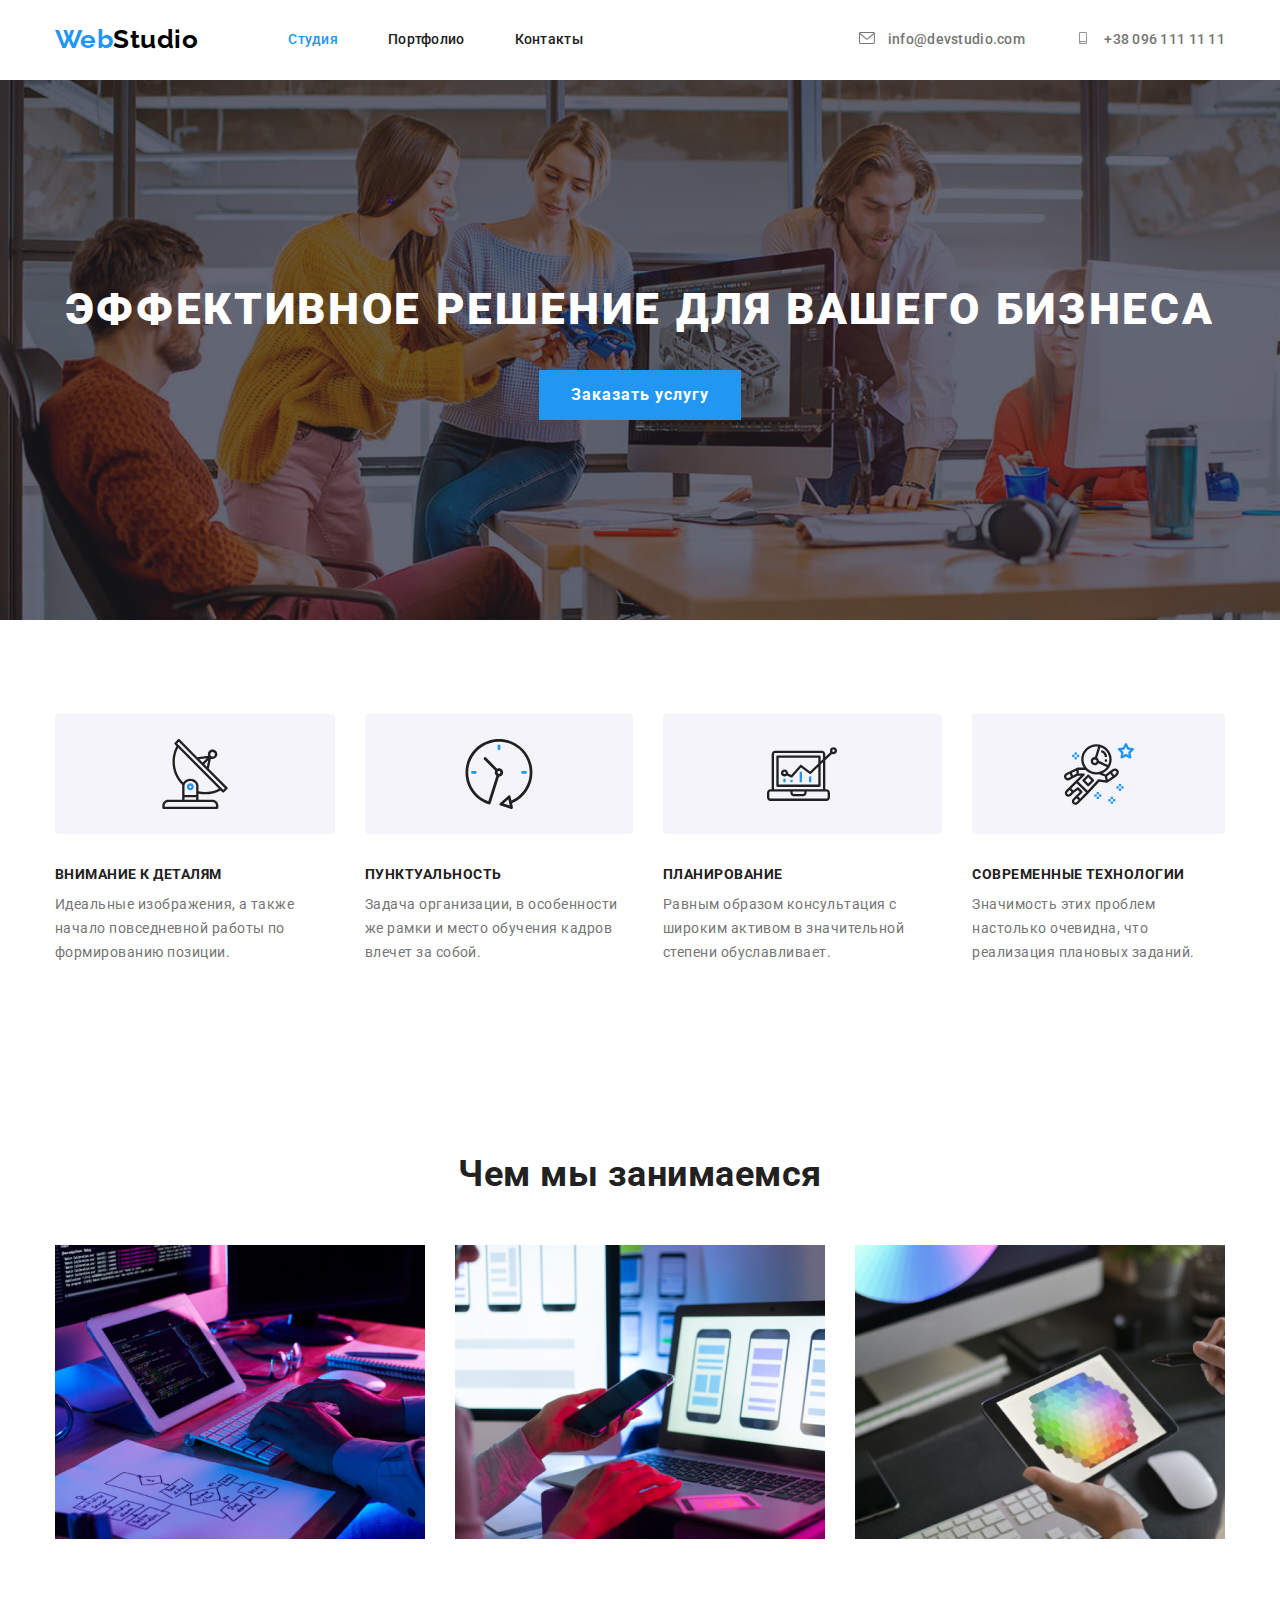
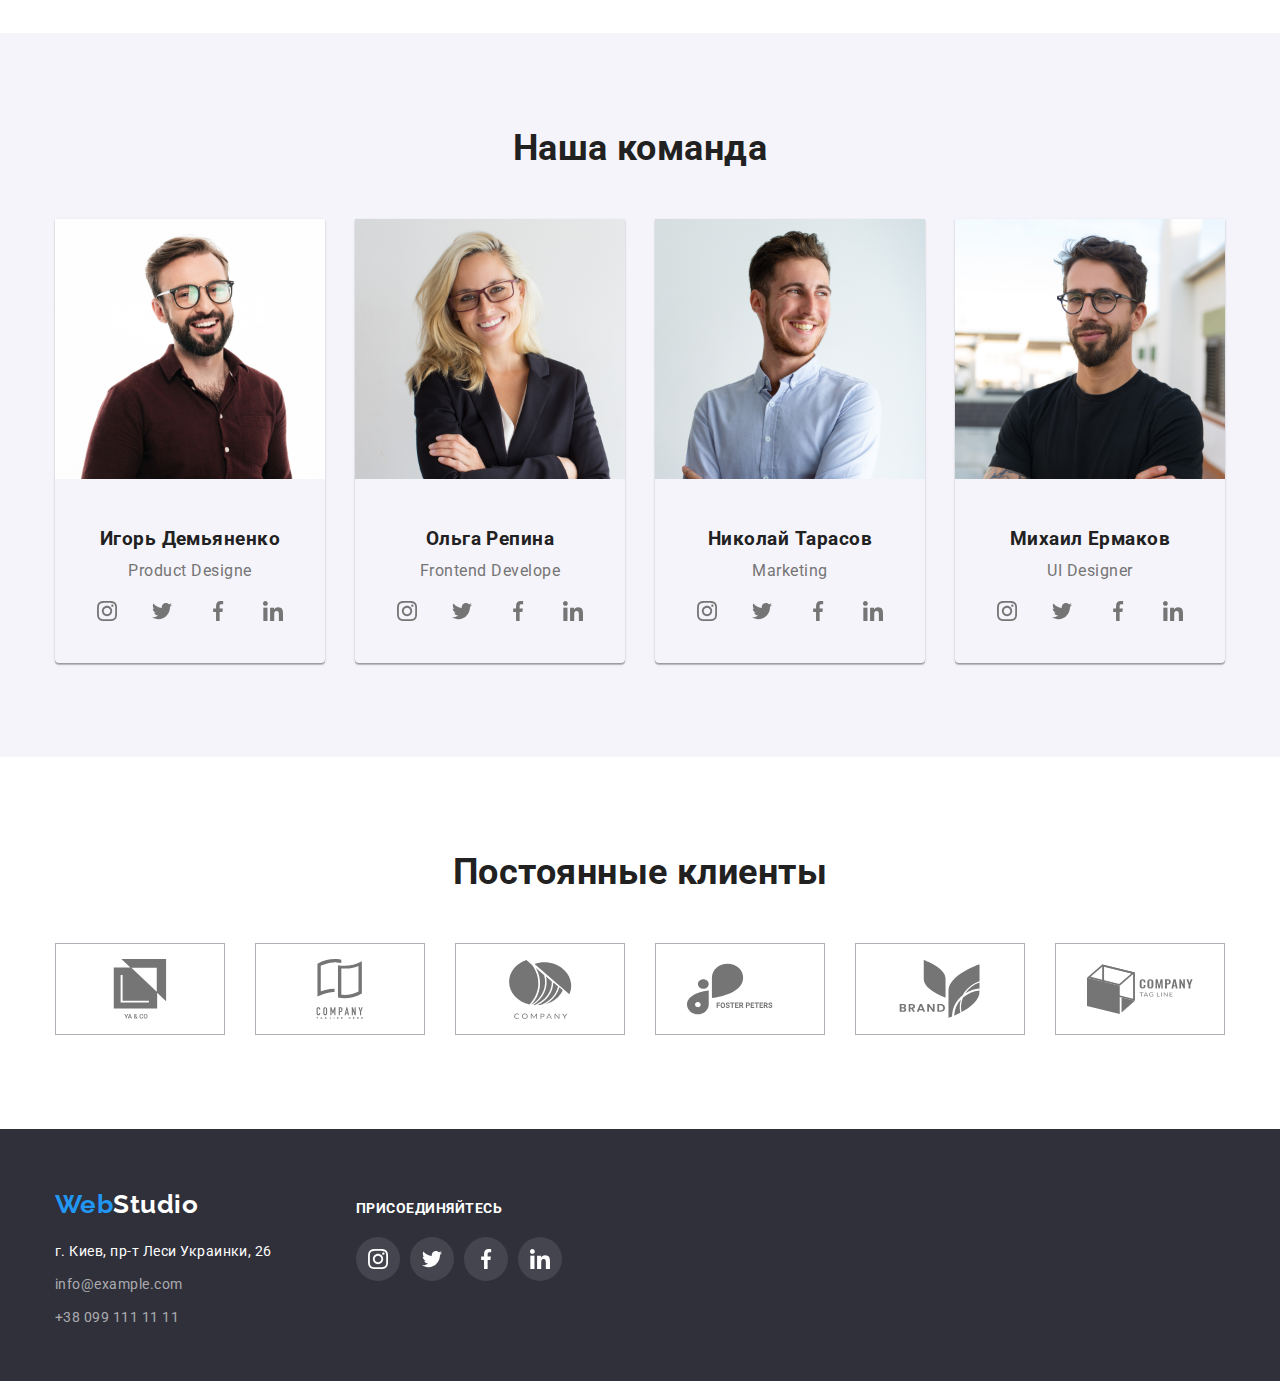
<file: index.html>
<!DOCTYPE html>
<html lang="en">

<head>
    <meta charset="UTF-8">
    <meta http-equiv="X-UA-Compatible" content="IE=edge">
    <meta name="viewport" content="width=device-width, initial-scale=1.0">
    <title>Студия</title>
    <!-- Нормализатор -->
    <link rel="stylesheet"
        href="https://cdnjs.cloudflare.com/ajax/libs/modern-normalize/1.0.0/modern-normalize.min.css">
    <!-- Шрифт  -->
    <link rel="preconnect" href="https://fonts.gstatic.com">
    <link
        href="https://fonts.googleapis.com/css2?family=Raleway:wght@700&family=Roboto:wght@400;500;700;900&display=swap"
        rel="stylesheet">
    <!-- Мои стили -->
    <link rel="stylesheet" href="./css/style.css">
</head>

<body>
    <!-- Заполняем header -->
    <header class="header">
        <div class="container header-container">
            <!-- Верхняя линия -->
            <!-- nav - навигация на другие страницы -->
            <nav class="nav-header">
                <a class="logo-link link" href="">Web<span style="color: #000000;">Studio</span>
                </a>

                <ul class="menu list">

                    <li class="nav-menu">
                        <a class="menu-link link current" href="">Студия</a>
                    </li>

                    <li class="nav-menu">
                        <a class="menu-link link color-link-nav" href="./portfolio.html">Портфолио</a>
                    </li>

                    <li class="nav-menu">
                        <a class="menu-link link color-link-nav" href="">Контакты</a>
                    </li>
                </ul>
            </nav>


            <ul class="contact list">

                <li class="contact-menu">
                    <a class="mail-link link" href="mailto:info@devstudio.com">
                        <svg class="social-list-icon">
                            <use href="./images/icons.svg#icon-email"></use>
                        </svg>
                        info@devstudio.com

                    </a>
                </li>

                <li class="contact-menu">
                    <a class="tel-link link" href="tel:+380961111111">
                        <svg class="social-list-icon">
                            <use href="./images/icons.svg#icon-smartphone"></use>
                        </svg>
                        +38 096 111 11 11
                    </a>
                </li>
            </ul>
        </div>

    </header>

    <!-- Заполняем main-->
    <main>

        <!-- Шапка -->
        <!-- section hero-section -->
        <section class=" hero ">
            <div class="container">
                <h1 class="hero-name">
                    Эффективное решение для вашего бизнеса
                </h1>

                <button class="modal-btn" type="button">
                    Заказать услугу
                </button>
            </div>


        </section>

        <!-- Особенности -->
        <section class="section">
            <div class="container">


                <ul class="list-section-work list">
                    <li class="list-features">

                        <div class="section-icon-features">
                            <svg class="icon-parametr">
                                <use href="./images/icons.svg#icon-antenna"></use>
                            </svg>
                        </div>

                        <h3 class="heading-stction-features heading">
                            Внимание к деталям
                        </h3>
                        <p class="style-under-heading under-heading">
                            Идеальные изображения, а также начало повседневной работы по формированию позиции.
                        </p>
                    </li>

                    <li class="list-features">
                        <div class="section-icon-features">
                            <svg class="icon-parametr">
                                <use href="./images/icons.svg#icon-clock"></use>
                            </svg>
                        </div>

                        <h3 class="heading-stction-features heading">
                            Пунктуальность
                        </h3>
                        <p class="style-under-heading under-heading">
                            Задача организации, в особенности же рамки и место обучения кадров влечет за собой.
                        </p>
                    </li>

                    <li class="list-features">

                        <div class="section-icon-features">
                            <svg class="icon-parametr">
                                <use href="./images/icons.svg#icon-diagram"></use>
                            </svg>
                        </div>

                        <h3 class="heading-stction-features heading">
                            Планирование
                        </h3>
                        <p class="style-under-heading under-heading">
                            Равным образом консультация с широким активом в значительной степени обуславливает.
                        </p>
                    </li>

                    <li class="list-features">

                        <div class="section-icon-features">
                            <svg class="icon-parametr">
                                <use href="./images/icons.svg#icon-astronaut"></use>
                            </svg>
                        </div>
                        <h3 class="heading-stction-features heading">
                            Современные технологии
                        </h3>
                        <p class="style-under-heading under-heading">
                            Значимость этих проблем настолько очевидна, что реализация плановых заданий.
                        </p>
                    </li>
                </ul>
            </div>

        </section>

        <!-- Чем мы занимаемся -->
        <section class="section">
            <div class="container">
                <h2 class="style-main-heading heading">Чем мы занимаемся</h2>
                <ul class="list-img list">
                    <li class="list-container-img">
                        <img src="./images/index/comp.jpg" alt="comp" width="370" height="294">
                    </li>

                    <li class="list-container-img">
                        <img src="./images/index/phone.jpg" alt="phone" width="370" height="294">
                    </li>

                    <li class="list-container-img">
                        <img src="./images/index/apple.jpg" alt="apple" width="370" height="294">
                    </li>
                </ul>
            </div>

        </section>

        <!-- Наша команда -->
        <section class="section section-our-team">

            <div class="container">
                <h2 class="style-main-heading heading">Наша команда</h2>
                <ul class="card-set list">

                    <li class="our-team">
                        <img src="./images/index/igor.jpg" alt="igor" width="270" height="260">

                        <div class="team-card">
                            <h3 class="heading heading-name">Игорь Демьяненко</h3>
                            <p class="sect-text style-section-team under-heading">Product Designe</p>
                        </div>

                        <!--  -->
                        <ul class="list-icon-soc-network icon-soc list">

                            <li class="list-icon-item">
                                <a class="link-icon-soc-work " href="">
                                    <svg class="icon-social-network">
                                        <use href="./images/icons.svg#icon-instagram"></use>
                                    </svg>
                                </a>

                            </li>

                            <li class="list-icon-item">
                                <a class="link-icon-soc-work" href="">
                                    <svg class="icon-social-network">
                                        <use href="./images/icons.svg#icon-twitter"></use>
                                    </svg>
                                </a>

                            </li>

                            <li class="list-icon-item">
                                <a class="link-icon-soc-work" href="">
                                    <svg class="icon-social-network">
                                        <use href="./images/icons.svg#icon-facebook"></use>
                                    </svg>
                                </a>

                            </li>

                            <li class="list-icon-item">
                                <a class="link-icon-soc-work" href="">
                                    <svg class="icon-social-network">
                                        <use href="./images/icons.svg#icon-linkedin"></use>
                                    </svg>
                                </a>

                            </li>

                        </ul>

                    </li>

                    <li class="our-team">
                        <img src="./images/index/olga.jpg" alt="olga" width="270" height="260">
                        <div class="team-card">
                            <h3 class="heading-name heading">Ольга Репина</h3>
                            <p class="sect-text style-section-team under-heading">Frontend Develope</p>
                        </div>

                        <ul class="list-icon-soc-network icon-soc list">

                            <li class="list-icon-item">
                                <a class="link-icon-soc-work" href="">
                                    <svg class="icon-social-network">
                                        <use href="./images/icons.svg#icon-instagram"></use>
                                    </svg>
                                </a>

                            </li>

                            <li class="list-icon-item">
                                <a class="link-icon-soc-work" href="">
                                    <svg class="icon-social-network">
                                        <use href="./images/icons.svg#icon-twitter"></use>
                                    </svg>
                                </a>

                            </li>

                            <li class="list-icon-item">
                                <a class="link-icon-soc-work" href="">
                                    <svg class="icon-social-network">
                                        <use href="./images/icons.svg#icon-facebook"></use>
                                    </svg>
                                </a>

                            </li>

                            <li class="list-icon-item">
                                <a class="link-icon-soc-work" href="">
                                    <svg class="icon-social-network">
                                        <use href="./images/icons.svg#icon-linkedin"></use>
                                    </svg>
                                </a>

                            </li>

                        </ul>
                    </li>

                    <li class="our-team">
                        <img src="./images/index/nikolay.jpg" alt="nokolay" width="270" height="260">
                        <div class="team-card">
                            <h3 class="heading-name heading">Николай Тарасов</h3>
                            <p class="sect-text style-section-team under-heading">Marketing</p>
                        </div>

                        <ul class="list-icon-soc-network icon-soc list">

                            <li class="list-icon-item">
                                <a class="link-icon-soc-work" href="">
                                    <svg class="icon-social-network">
                                        <use href="./images/icons.svg#icon-instagram"></use>
                                    </svg>
                                </a>

                            </li>

                            <li class="list-icon-item">
                                <a class="link-icon-soc-work" href="">
                                    <svg class="icon-social-network">
                                        <use href="./images/icons.svg#icon-twitter"></use>
                                    </svg>
                                </a>

                            </li>

                            <li class="list-icon-item">
                                <a class="link-icon-soc-work" href="">
                                    <svg class="icon-social-network">
                                        <use href="./images/icons.svg#icon-facebook"></use>
                                    </svg>
                                </a>

                            </li>

                            <li class="list-icon-item">
                                <a class="link-icon-soc-work" href="">
                                    <svg class="icon-social-network">
                                        <use href="./images/icons.svg#icon-linkedin"></use>
                                    </svg>
                                </a>

                            </li>

                        </ul>
                    </li>

                    <li class="our-team">
                        <img src="./images/index/mihail.jpg" alt="mihail" width="270" height="260">
                        <div class="team-card">
                            <h3 class="heading-name heading">Михаил Ермаков</h3>
                            <p class="sect-text style-section-team under-heading">UI Designer</p>
                        </div>

                        <ul class="list-icon-soc-network icon-soc list">

                            <li class="list-icon-item">
                                <a class="link-icon-soc-work" href="">
                                    <svg class="icon-social-network">
                                        <use href="./images/icons.svg#icon-instagram"></use>
                                    </svg>
                                </a>

                            </li>

                            <li class="list-icon-item">
                                <a class="link-icon-soc-work" href="">
                                    <svg class="icon-social-network">
                                        <use href="./images/icons.svg#icon-twitter"></use>
                                    </svg>
                                </a>

                            </li>

                            <li class="list-icon-item">
                                <a class="link-icon-soc-work" href="">
                                    <svg class="icon-social-network">
                                        <use href="./images/icons.svg#icon-facebook"></use>
                                    </svg>
                                </a>

                            </li>

                            <li class="list-icon-item">
                                <a class="link-icon-soc-work" href="">
                                    <svg class="icon-social-network">
                                        <use href="./images/icons.svg#icon-linkedin"></use>
                                    </svg>
                                </a>

                            </li>

                        </ul>

                    </li>


                </ul>
            </div>

        </section>

        <!-- Постоянные клиенты -->
        <section class="section">
            <div class="container">

                <!--   cection-regular-customers-->
                <h2 class="heading style-main-heading">Постоянные клиенты</h2>

                <ul class="list-labe-company list">
                    <li class="company-label">
                        <a class="labe-company" href="">
                            <svg class="icon-client">
                                <use href="./images/icons.svg#icon-group"></use>
                            </svg>
                        </a>
                    </li>

                    <li class="company-label">
                        <a class="labe-company" href="">
                            <svg class="icon-client">
                                <use href="./images/icons.svg#icon-twoo"></use>
                            </svg>
                        </a>
                    </li>

                    <li class="company-label">
                        <a class="labe-company" href="">
                            <svg class="icon-client">
                                <use href="./images/icons.svg#icon-thee"></use>
                            </svg>
                        </a>
                    </li>

                    <li class="company-label">
                        <a class="labe-company" href="">
                            <svg class="icon-client">
                                <use href="./images/icons.svg#icon-foster"></use>
                            </svg>
                        </a>
                    </li>

                    <li class="company-label">
                        <a class="labe-company" href="">
                            <svg class="icon-client">
                                <use href="./images/icons.svg#icon-brand"></use>
                            </svg>
                        </a>
                    </li>

                    <li class="company-label">
                        <a class="labe-company" href="">
                            <svg class="icon-client">
                                <use href="./images/icons.svg#icon-tagline"></use>
                            </svg>
                        </a>
                    </li>
                </ul>
            </div>
        </section>
    </main>

    <!-- footer -->
    <footer class="site-footer">
        <div class="container div-footer">

            <div>
                <a class="footer-logo link" href="./index.html" lang="en">Web<span class="logo-color">Studio</span>
                </a>

                <address class="footer-adres">

                    <ul class="footer-contact list">

                        <li class="footer-contact-item">
                            <a class="footer-link link" href="https://goo.gl/maps/GLm2jWPZ9G5UtM699" target="_blank"
                                rel="noreferrer noot">
                                г. Киев, пр-т Леси Украинки, 26
                            </a>
                        </li>

                        <li class="footer-contact-item">
                            <a class="footer-info link" href="mailto:info@example.com">
                                info@example.com
                            </a>
                        </li>

                        <li class="footer-contact-item">
                            <a class="footer-info link" href="tel:+380991111111">
                                +38 099 111 11 11
                            </a>
                        </li>
                    </ul>
                </address>
            </div>

            <div class="div">
                <h3 class="footer-h">ПРИСОЕДИНЯЙТЕСЬ</h3>
                <ul class="list-icon-soc-network soc-network list ">
                    <li class="lict-icon-item">
                        <a class="link-icon-footer" href="">
                            <svg class="icon-social-network icon-footer-network">
                                <use href="./images/icons.svg#icon-instagram"></use>
                            </svg>
                        </a>
                    </li>

                    <li class="lict-icon-item">
                        <a class="link-icon-footer" href="">
                            <svg class="icon-social-network icon-footer-network">
                                <use href="./images/icons.svg#icon-twitter"></use>
                            </svg>
                        </a>
                    </li>

                    <li class="lict-icon-item">
                        <a class="link-icon-footer" href="">
                            <svg class="icon-social-network icon-footer-network">
                                <use href="./images/icons.svg#icon-facebook"></use>
                            </svg>
                        </a>
                    </li>

                    <li class="lict-icon-item">
                        <a class="link-icon-footer" href="">
                            <svg class="icon-social-network icon-footer-network">
                                <use href="./images/icons.svg#icon-linkedin"></use>
                            </svg>
                        </a>
                    </li>
                </ul>
            </div>

        </div>


    </footer>

</body>

</html>
</file>
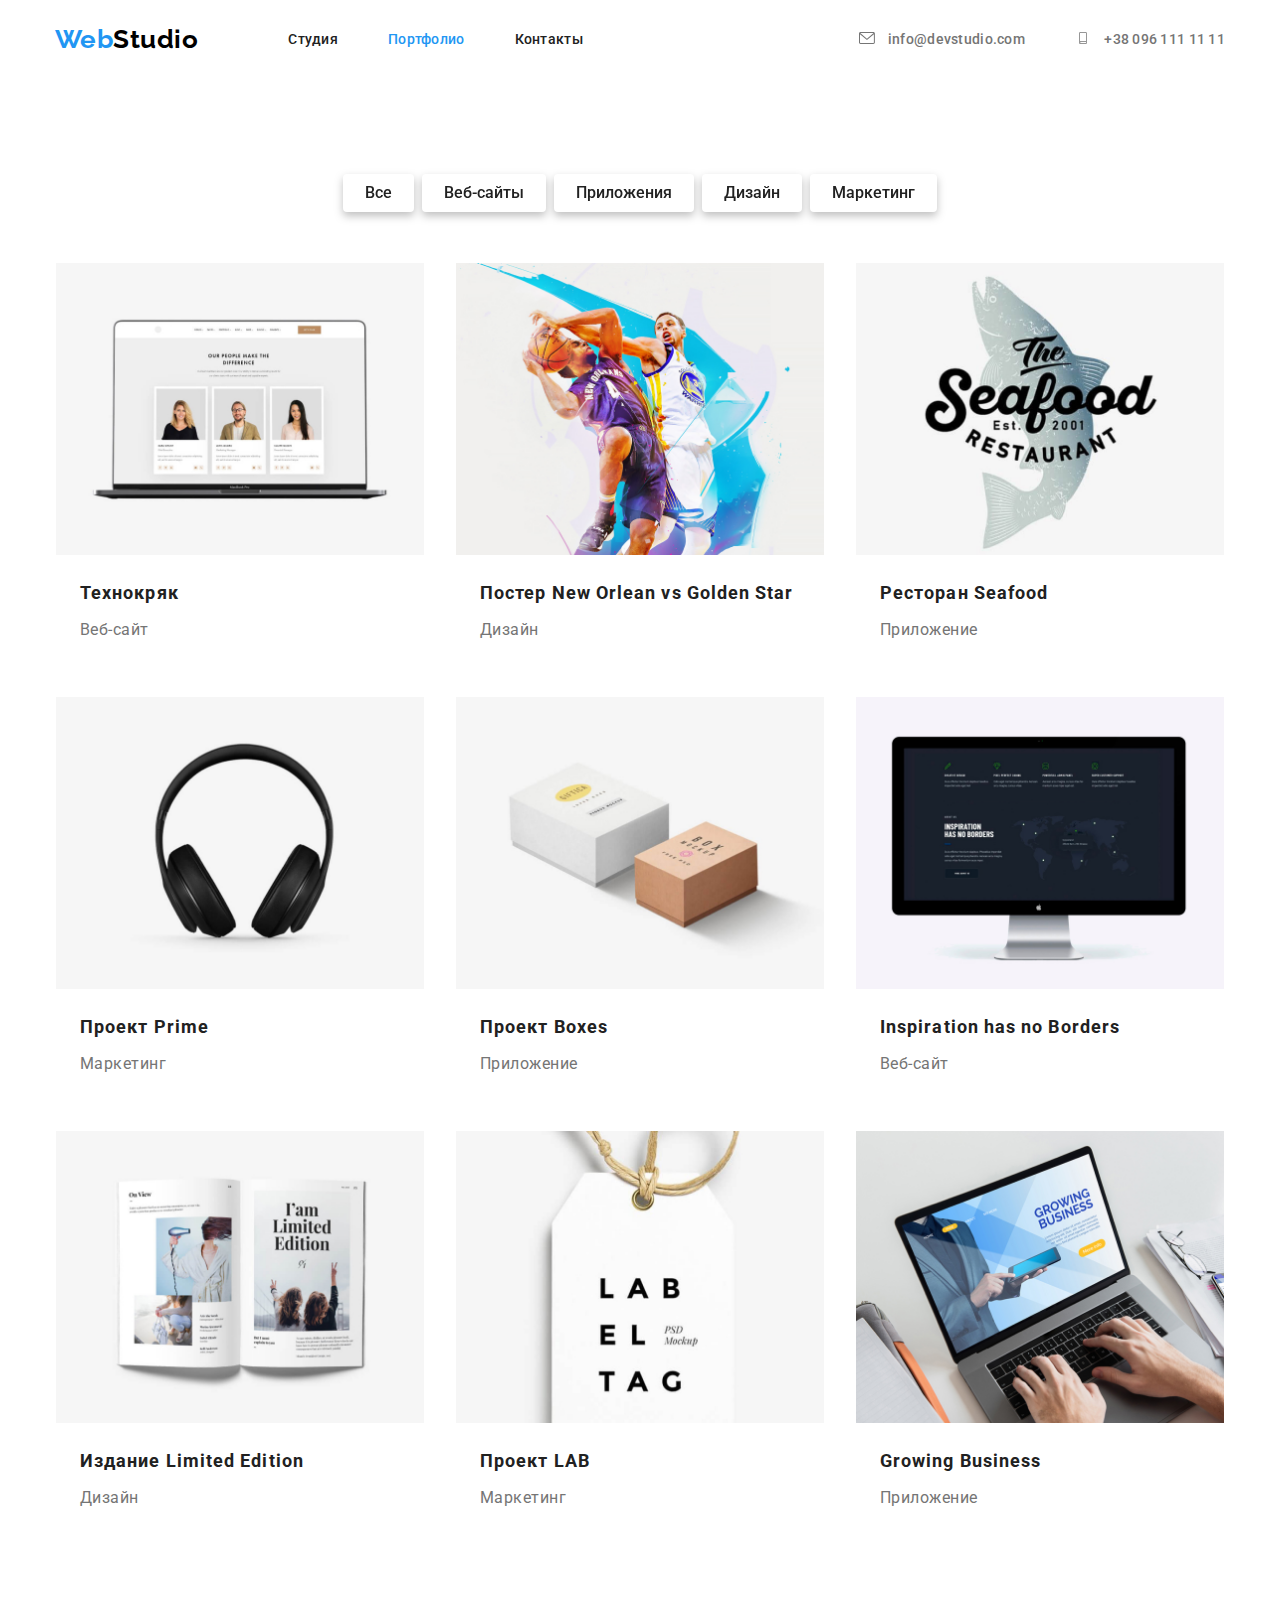
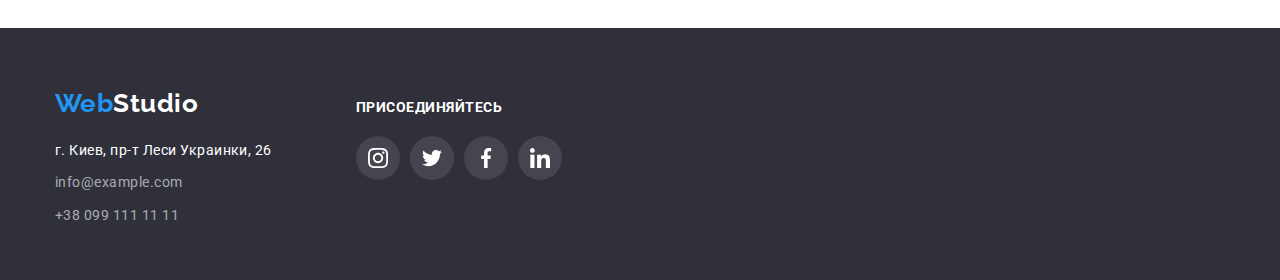
<file: portfolio.html>
<!DOCTYPE html>
<html lang="en">

<head>
    <meta charset="UTF-8">
    <meta http-equiv="X-UA-Compatible" content="IE=edge">
    <meta name="viewport" content="width=device-width, initial-scale=1.0">
    <title>Portfolio</title>
    <!-- Нормализатор -->
    <link rel="stylesheet"
        href="https://cdnjs.cloudflare.com/ajax/libs/modern-normalize/1.0.0/modern-normalize.min.css">
    <!-- Шрифт  -->
    <link rel="preconnect" href="https://fonts.gstatic.com">
    <link
        href="https://fonts.googleapis.com/css2?family=Raleway:wght@700&family=Roboto:wght@400;500;700;900&display=swap"
        rel="stylesheet">
    <!-- Мои стили -->
    <link rel="stylesheet" href="./css/style.css">
</head>

<body>
<!-- Заполняем header -->
<header class="header">
    <div class="container header-container">
        <!-- Верхняя линия -->
        <!-- nav - навигация на другие страницы -->
        <nav class="nav-header">
            <a class="logo-link link" href="">Web<span style="color: #000000;">Studio</span>
            </a>

            <ul class="menu list">

                <li class="nav-menu">
                    <a class="menu-link link  color-link-nav current" href="./index.html">Студия</a>
                </li>

                <li class="nav-menu">
                    <a class="menu-link link current" href="">Портфолио</a>
                </li>

                <li class="nav-menu">
                    <a class="menu-link link color-link-nav" href="">Контакты</a>
                </li>
            </ul>
        </nav>


        <ul class="contact list">
        
            <li class="contact-menu">
                <a class="mail-link link" href="mailto:info@devstudio.com">
                    <svg class="social-list-icon">
                        <use href="./images/icons.svg#icon-email"></use>
                    </svg>
                    info@devstudio.com
        
                </a>
            </li>
        
            <li class="contact-menu">
                <a class="tel-link link" href="tel:+380961111111">
                    <svg class="social-list-icon">
                        <use href="./images/icons.svg#icon-smartphone"></use>
                    </svg>
                    +38 096 111 11 11
                </a>
            </li>
        </ul>
    </div>

</header>

    <!-- MAIN -->
    <main>
        <!-- SECTION BUTON -->
        <section class="section">
        <div class="container">
    <ul class="list list-btn">
    <li class="item-btn">
        <button class="filter-btn" type="button">Все</button>
    </li>

    <li class="item-btn">
        <button class="filter-btn" type="button">Веб-сайты</button>
    </li>

    <li class="item-btn">
        <button class="filter-btn" type="button">Приложения</button>
    </li>

    <li class="item-btn">
        <button class="filter-btn" type="button">Дизайн</button>
    </li>

    <li class="item-btn">
        <button class="filter-btn" type="button">Маркетинг</button>
    </li>
    </ul>

<!-- LIST IMAGES -->
    <ul class="list img-card">
    <li class="item-card">

        <img src="./images/portfolio/webSite.jpg" alt="webSite" width="370" height="
                        294px">

        <div class="card-content">
            <h3 class="heading-list-portfolio">
                Технокряк
            </h3>
            <p class="under-heading-portfilio">Веб-сайт</p>
        </div>
    </li>

    <li class="item-card">
        <img src="./images/portfolio/basketball.jpg" alt="basketball" width="370" height="294px">

        <div class="card-content">
            <h3 class="heading-list-portfolio">
                Постер New Orlean vs Golden Star
            </h3>
            <p class="under-heading-portfilio">Дизайн</p>
        </div>
    </li>

    <li class="item-card">
        <img src="./images/portfolio/labell.jpg" alt="label" width="370" height="294px">

        <div class="card-content">
            <h3 class="heading-list-portfolio">
                Ресторан Seafood
            </h3>
            <p class="under-heading-portfilio">Приложение</p>
        </div>

    </li>

    <li class="item-card">
        <img src="./images/portfolio/headphones.jpg" alt="headphones" width="370" height="294px">

        <div class="card-content">
            <h3 class="heading-list-portfolio">
                Проект Prime
            </h3>
            <p class="under-heading-portfilio">Маркетинг</p>
        </div>

    </li>

    <li class="item-card">
        <img src="./images/portfolio/boxes.jpg" alt="boxes" width="370" height="294px">

        <div class="card-content">
            <h3 class="heading-list-portfolio">
                Проект Boxes
            </h3>
            <p class="under-heading-portfilio">Приложение</p>
        </div>

    </li>

    <li class="item-card">
        <img src="./images/portfolio/monitor.jpg" alt="monitor" width="370" height="294px">

        <div class="card-content">
            <h3 class="heading-list-portfolio">
                Inspiration has no Borders
            </h3>
            <p class="under-heading-portfilio">Веб-сайт</p>
        </div>

    </li>

    <li class="item-card">
        <img src="./images/portfolio/magazine.jpg" alt="magazine" width="370" height="294px">

        <div class="card-content">
            <h3 class="heading-list-portfolio">
                Издание Limited Edition
            </h3>
            <p class="under-heading-portfilio">Дизайн</p>
        </div>

    </li>

    <li class="item-card">
        <img src="./images/portfolio/label.jpg" alt="marketing_lab" width="370" height="294px">

        <div class="card-content">
            <h3 class="heading-list-portfolio">
                Проект LAB
            </h3>
            <p class="under-heading-portfilio">Маркетинг</p>
        </div>

    </li>

    <li class="item-card">
        <img src="./images/portfolio/comp.jpg" alt="comp" width="370" height="294px">

        <div class="card-content">
            <h3 class="heading-list-portfolio">
                Growing Business
            </h3>
            <p class="under-heading-portfilio">Приложение</p>
        </div>
    </li>
    </ul>
        </div>
             

        </section>
 
    </main>

    
    <!-- footer -->
    <footer class="site-footer">
        <div class="container div-footer">
    
            <div>
                <a class="footer-logo link" href="./index.html" lang="en">Web<span class="logo-color">Studio</span>
                </a>
    
                <address class="footer-adres">
    
                    <ul class="footer-contact list">
    
                        <li class="footer-contact-item">
                            <a class="footer-link link" href="https://goo.gl/maps/GLm2jWPZ9G5UtM699" target="_blank"
                                rel="noreferrer noot">
                                г. Киев, пр-т Леси Украинки, 26
                            </a>
                        </li>
    
                        <li class="footer-contact-item">
                            <a class="footer-info link" href="mailto:info@example.com">
                                info@example.com
                            </a>
                        </li>
    
                        <li class="footer-contact-item">
                            <a class="footer-info link" href="tel:+380991111111">
                                +38 099 111 11 11
                            </a>
                        </li>
                    </ul>
                </address>
            </div>
    
            <div class="div">
                <h3 class="footer-h">ПРИСОЕДИНЯЙТЕСЬ</h3>
                <ul class="list-icon-soc-network soc-network list ">
                    <li class="lict-icon-item">
                        <a class="link-icon-footer" href="">
                            <svg class="icon-social-network icon-footer-network">
                                <use href="./images/icons.svg#icon-instagram"></use>
                            </svg>
                        </a>
                    </li>
    
                    <li class="lict-icon-item">
                        <a class="link-icon-footer" href="">
                            <svg class="icon-social-network icon-footer-network">
                                <use href="./images/icons.svg#icon-twitter"></use>
                            </svg>
                        </a>
                    </li>
    
                    <li class="lict-icon-item">
                        <a class="link-icon-footer" href="">
                            <svg class="icon-social-network icon-footer-network">
                                <use href="./images/icons.svg#icon-facebook"></use>
                            </svg>
                        </a>
                    </li>
    
                    <li class="lict-icon-item">
                        <a class="link-icon-footer" href="">
                            <svg class="icon-social-network icon-footer-network">
                                <use href="./images/icons.svg#icon-linkedin"></use>
                            </svg>
                        </a>
                    </li>
                </ul>
            </div>
    
        </div>
    
    
    </footer>
</body>
</html>
</file>
<file: css/style.css>
/* переменные для основного цвета текста */
:root {
  --primary-text-color: #212121;
  --titel-text-color: #757575;
  --title-fon-body-color: #e5e5e5;
  --accent-color: #2196f3;
  --maket-color: #ffffff;
  /* -color: #ececec; */
  --section-dark-color: #2f303a;
  --color-main-button: ;
  --bac-color-buttons: #f5f4fa;
  --color-line: #c4c4c4;
  --color-footer-contact: #ffffff99;
  --color-client-icon: #afb1b8;
}

/* Сброс отступов */
h1,
h2,
h3,
h4,
h5,
h6,
p {
  margin-top: 0;
  margin-bottom: 0;
}
ul {
  margin-top: 0;
  margin-bottom: 0;
  padding-left: 0;
}

/* Переопределила display в bloc  */
img {
  display: block;
  max-width: 100%;
  height: auto;
}

/*Отменяем подчеркивание у ссылок */
.link {
  text-decoration: none;
}

/* в body задаем цвет странички и цвет шрифта, стиль шрифта */
body {
  background-color: var(--maket-color);
  color: var(--titel-text-color);
  font-family: Roboto, sans-serif;
  letter-spacing: 0.03em;
}

/* сброс точек в li */
.list {
  list-style: none;
}

/* цвет текста заголовков */
.heading,
.heading-list-portfolio {
  color: var(--primary-text-color);
}

/* цвет параграфов */
.under-heading,
.under-heading-portfilio {
  color: var(--titel-text-color);
}

/* цвет фона для шапки и футера */
.hero,
.site-footer {
  background-color: var(--section-dark-color);
}

.container {
  /* outline: 2px solid green; */
  width: 1200px;
  padding-left: 15px;
  padding-right: 15px;
  margin: 0 auto;
}

.section {
  /* outline: 2px solid rgb(98, 11, 238); */
  padding-top: 94px;
  padding-bottom: 94px;
}

.logo-link,
.footer-logo {
  font-family: Raleway, sans-serif;
  font-weight: 700;
  font-size: 26px;
  line-height: 1.19;
  text-decoration: none;
}
/* ======================== COMPONENTS ===========================================*/

/* ========================= END COMPONENTS================================*/

/* ========================== HEADER ================================ */
.header {
  /* outline: 2px solid red; */
  height: 80px;
  border-bottom: 1px solid var(--maket-color);
}

/* .header::after {
  content: "";
  width: 1600px;
  border: 1px solid var(--maket-color);
} */
.header-container {
  display: flex;
  /* Центрирование по вспомогательной оси */
  align-items: center;
}

.nav-header {
  display: flex;
  align-items: center;
}

.menu {
  display: flex;
  align-items: center;
  margin-left: auto;
}

.contact {
  display: flex;
  margin-left: auto;
}
/* WebStudio */
.logo-link {
  margin: 0px 90px 0px 0px;
  padding: 24px 0px 25px;

  color: var(--accent-color);
}

/* Цвет странички на которой находится пользователь */
.current {
  color: var(--accent-color);
}

/* Стили для ссылок */
/* .header-link {
  margin-left: auto;
  margin-right: 40px;
  padding-top: 32px;
  padding-bottom: 32px;
} */
/* Цвет текса ссылки в секции nav */
.color-link-nav {
  color: var(--primary-text-color);
}

/* Цвет для телефона и почты */
.tel-link,
.mail-link {
  color: var(--titel-text-color);
}

/* стиль для li в nav секции и для тел,почты в ul*/
.nav-menu,
.contact-menu {
  font-weight: 500;
  font-size: 14px;
  line-height: 1.14;
  letter-spacing: 0.02em;
}

.nav-menu:not(:last-child),
.contact-menu:not(:last-child) {
  margin-right: 50px;
}

/* Ссылка активная */
.menu-link:hover,
.menu-link:focus,
.menu-link:active {
  color: var(--accent-color);
}

.mail-link:active,
.mail-link:hover,
.mail-link:focus {
  color: var(--accent-color);
}

/* .tel-link:hover/, */
.tel-link:hover,
.tel-link:focus,
.tel-link:active {
  color: var(--accent-color);
}

.mail-link:hover,
.mail-link:focus,
.mail-link:active {
  color: var(--accent-color);
}
.social-list-icon {
  width: 16px;
  height: 12px;
  margin-right: 10px;

  justify-content: center;

  fill: var(--titel-text-color);
}

.tel-link:focus .social-list-icon,
.tel-link:hover .social-list-icon,
.tel-link:active .social-list-icon,
.mail-link:hover .social-list-icon,
.mail-link:focus .social-list-icon,
.mail-link:active .social-list-icon {
  fill: var(--accent-color);
}

/* ================================ END HEADER ================================== */

/* =================================MAIN========================================== */
.hero {
  padding-top: 200px;
  padding-bottom: 200px;

  background-image: linear-gradient(
      rgba(47, 48, 58, 0.4),
      rgba(47, 48, 58, 0.4)
    ),
    url(../images/index/Img.jpg), url(../images/index/bg.jpg);
  background-size: cover;

  text-align: center;
}
/* Эффективное решение для вашего бизнеса */

.hero-name {
  font-weight: 900;
  font-size: 44px;
  line-height: 1.36;

  text-align: center;
  letter-spacing: 0.06em;
  text-transform: uppercase;

  margin-bottom: 30px;

  color: var(--maket-color);
}
/* Кнопка */
.modal-btn {
  font-weight: 700;
  font-size: 16px;
  line-height: 1.9;

  display: flex;
  letter-spacing: 0.06em;

  color: var(--maket-color);
  background-color: var(--accent-color);

  cursor: pointer;
  border: transparent;

  padding: 10px 32px;
  margin: auto;
}

/* <!-- Особенности --> */

.list-section-work {
  display: flex;
  list-style: none;
}

.section-icon-features {
  background: var(--maket-color);
  border-radius: 4px;
  padding: 25px 0px;
}

.list-features:not(:last-child) {
  margin-right: 30px;
}

.heading-stction-features {
  font-weight: 700;
  font-size: 14px;
  line-height: 1.14;
  text-transform: uppercase;
  margin-bottom: 10px;
}

.section-icon-features {
  margin-bottom: 33px;
  display: flex;
  justify-content: center;

  background: var(--bac-color-buttons);
}
.section-icon-under-hero {
  margin-bottom: 33px;
}

.icon-parametr {
  width: 70px;
  height: 70px;
}

/*<!-- стиль для заголовков секции "Чем мы занимаемся" и "Наша команда"-->*/

.style-main-heading {
  font-weight: 700;
  font-size: 36px;
  line-height: 1.17;
  text-align: center;

  margin-bottom: 50px;
}
.list-container-img:not(:last-child) {
  margin-right: 30px;
}
.list-img {
  display: flex;
  padding: 0;
  margin: 0;
  list-style: none;
  flex-wrap: wrap;
}

/* Наша команда */
.section-our-team {
  background-color: var(--bac-color-buttons);
}

.card-set {
  display: flex;
  padding: 0;
  margin: o;
  list-style: none;
  flex-wrap: wrap;
}

.our-team {
  background: var(--color-main-button);

  box-shadow: 0px 1px 3px rgba(0, 0, 0, 0.12), 0px 1px 1px rgba(0, 0, 0, 0.14),
    0px 2px 1px rgba(0, 0, 0, 0.2);
  border-radius: 0px 0px 4px 4px;
}

.our-team:not(:last-child) {
  margin-right: 30px;
}

.heading-name {
  margin-bottom: 10px;
  text-align: center;
}

.sect-text {
  margin-top: 10px;
}

.team-card {
  padding-top: 30px;
  padding-bottom: 30px;

  margin-top: 20px;
  /* width: 206px; */
  height: 44px;
}
/* ----------------------------------------- */
/* ul */
.list-icon-soc-network {
  /* outline: 2px solid rgb(7, 209, 108); */

  display: flex;
  align-items: center;
  justify-content: space-between;
}
.icon-soc {
  margin: 30px;
}

/* ширина для футер div. ul */
.soc-network {
  width: 206px;
}
/* li */
.list-icon-item {
  /* outline: 2px solid rgb(130, 15, 0); */

  width: 44px;
  height: 44px;
}

.list-icon-item:not(:last-child) {
  margin-right: 10px;
}
/* ссылка */
.link-icon-soc-work {
  display: flex;
  justify-content: center;
  align-items: center;
  width: 100%;
  height: 100%;

  border-radius: 50%;
  color: var(--color-client-icon);
}

/* svg */
.icon-social-network {
  fill: var(--titel-text-color);
  width: 20px;
  height: 20px;
}

.link-icon-soc-work:hover,
.link-icon-soc-work:focus,
.link-icon-soc-work:active {
  background-color: var(--accent-color);
}

.link-icon-soc-work:hover .icon-social-network,
.link-icon-soc-work:focus .icon-social-network,
.link-icon-soc-work:active .icon-social-network {
  fill: var(--maket-color);
}

/* Постоянные клиенты */
.cection-regular-customers {
  margin-top: 94px;
}
/* ul */
.list-labe-company {
  /* outline: 2px solid tomato; */
  display: flex;
}

/* li */
.company-label {
  width: 170px;
  height: 92px;
}

.company-label:not(:last-child) {
  margin-right: 30px;
}
/* ссылка */
.labe-company {
  /* outline: 2px solid forestgreen; */
  display: flex;
  justify-content: center;
  align-items: center;
  width: 100%;
  height: 100%;

  border: 1px solid var(--color-client-icon);
  color: var(--titel-text-color);
}

.labe-company:hover,
.labe-company:focus,
.labe-company:active {
  border-color: var(--accent-color);
}

/* svg */
.icon-client {
  fill: var(--titel-text-color);
  width: 106px;
  height: 60px;
}

.labe-company:hover .icon-client,
.labe-company:focus .icon-client,
.labe-company:active .icon-client {
  fill: var(--accent-color);
}
/*/////////////////////////////////////////// */
/* Стиль для параграфов из секции "Особенности"*/
.style-under-heading {
  font-size: 14px;
  line-height: 1.71;
}

/* Стиль для заголовкой из секции "Наша команда" */
.style-section-heading-team {
  font-weight: 500;
  font-size: 16px;
  line-height: 1.19;

  text-align: center;
}

/* Стиль для параграфов из секции "Наша команда" */
.style-section-team {
  font-size: 16px;
  line-height: 1.19;

  text-align: center;
}
/* ==================================== END MAIN ==================================== */

/* ============================== FOOTER ========================================= */
.site-footer {
  padding-top: 60px;
  padding-bottom: 60px;
}

.footer-logo {
  margin: 0;
  padding: 0;
  color: var(--accent-color);
}
.logo-color {
  color: var(--maket-color);
}

.footer-adres {
  margin-top: 20px;
  font-style: normal;

  width: 231px;
  height: 81px;
}

/* ul */
.footer-contact {
  margin: 0;
}

.footer-contact

/* li */
.footer-contact-item:not(:last-child) {
  margin-bottom: 9px;
}

.footer-link,
.footer-info {
  font-style: normal;
  font-weight: normal;
  font-size: 14px;
  line-height: 1.71;
}

.footer-link {
  color: var(--maket-color);
}

.footer-info {
  color: rgba(255, 255, 255, 0.6);
}

.footer-link:focus,
.footer-link:hover,
.footer-info:focus,
.footer-info:hover {
  color: var(--accent-color);
}

/* ---------------Стили для svg------------------ */
.div-footer {
  /* outline: 2px solid tomato; */
  display: flex;
  align-items: baseline;
}

.footer-adresss {
  margin-right: px;
  padding: 0 auto;
  outline: 2px solid var(--maket-color);
}

.div {
  /* outline: 2px solid hotpink; */
  margin-left: 70px;
}

.footer-h {
  color: var(--maket-color);
  margin-bottom: 20px;
  font-size: 14px;
  line-height: 1.14;
  text-transform: uppercase;
}

.icon-footer-network {
  fill: var(--maket-color);
}
/* ul */
.list-icon-soc-network {
  display: flex;
  justify-content: space-between;
  align-items: center;
}

/* li */
.lict-icon-item {
  width: 44px;
  height: 44px;
}
.lict-icon-item:not(:last-child) {
  margin-right: 10pxpx;
}

/* ссылка */
.link-icon-footer {
  display: flex;
  justify-content: center;
  align-items: center;
  width: 100%;
  height: 100%;
  border-radius: 50%;
  background: rgba(255, 255, 255, 0.1);
}

.link-icon-footer:hover,
.link-icon-footer:focus,
.link-icon-footer:active {
  background-color: var(--accent-color);
}

.link-icon-footer:hover .icon-social-network,
.link-icon-footer:focus .icon-social-network,
.link-icon-footer:active .icon-social-network {
  fill: var(--maket-color);
}
/* ================================== END FOOTER ============================= */

/* ================================== PORTFOLIO ========================= */

.filter-btn {
  font-weight: 500;
  font-size: 16px;
  line-height: 1.6;

  text-align: center;

  /* прозрачность */
  /* background-color: transparent; */
  background-color: var(--maket-color);
  border-radius: 4px;

  color: var(--primary-text-color);
  cursor: pointer;
  border: transparent;
}
.filter-btn:focus,
.filter-btn:hover {
  background-color: var(--accent-color);
  color: var(--maket-color);
  box-shadow: 0px 3px 1px rgba(0, 0, 0, 0.1), 0px 1px 2px rgba(0, 0, 0, 0.08),
    0px 2px 2px rgba(0, 0, 0, 0.12);
}

/* стиль для залоговков списков */
.heading-list-portfolio {
  font-weight: 700;
  font-size: 18px;
  line-height: 2;

  letter-spacing: 0.06em;
}

/*Стиль для параграфов списка */
.under-heading-portfilio {
  font-size: 16px;
  line-height: 1.9;
}

.list-btn {
  justify-content: center;
  display: flex;
  margin: 0px 0px 50px;

  filter: drop-shadow(0px 4px 4px rgba(0, 0, 0, 0.25));
}

.filter-btn {
  padding: 6px 22px;
}

.item-btn:not(:last-child) {
  margin-right: 8px;
}

/* ---------------Контейнер с картинками ---------------*/
/*  <!-- LIST IMAGES --> */

/* ul */
.img-card {
  display: flex;
  flex-wrap: wrap;

  margin-left: -30px;
  margin-top: -30px;
}

.item-card:hover {
  box-shadow: 0px 1px 1px rgba(0, 0, 0, 0.12), 0px 4px 4px rgba(0, 0, 0, 0.06),
    1px 4px 6px rgba(0, 0, 0, 0.16);
}

/* li */
.item-card {
  flex-basis: calc((100% / 3 - 30px));

  margin-left: 30px;
  margin-top: 30px;

  width: 370px;
  height: 404px;
  left: 215px;
  top: 262px;

  background: var(--color-main-button);
  border: 1px solid var(--maket-color);
  box-sizing: border-box;
}

/* div */
.card-content {
  padding: 20px 24px;
}

/* h */
.heading-list-portfolio {
  margin-bottom: 4px;
}

/* =============================== END PORTFOLIO ======================= */
</file>
